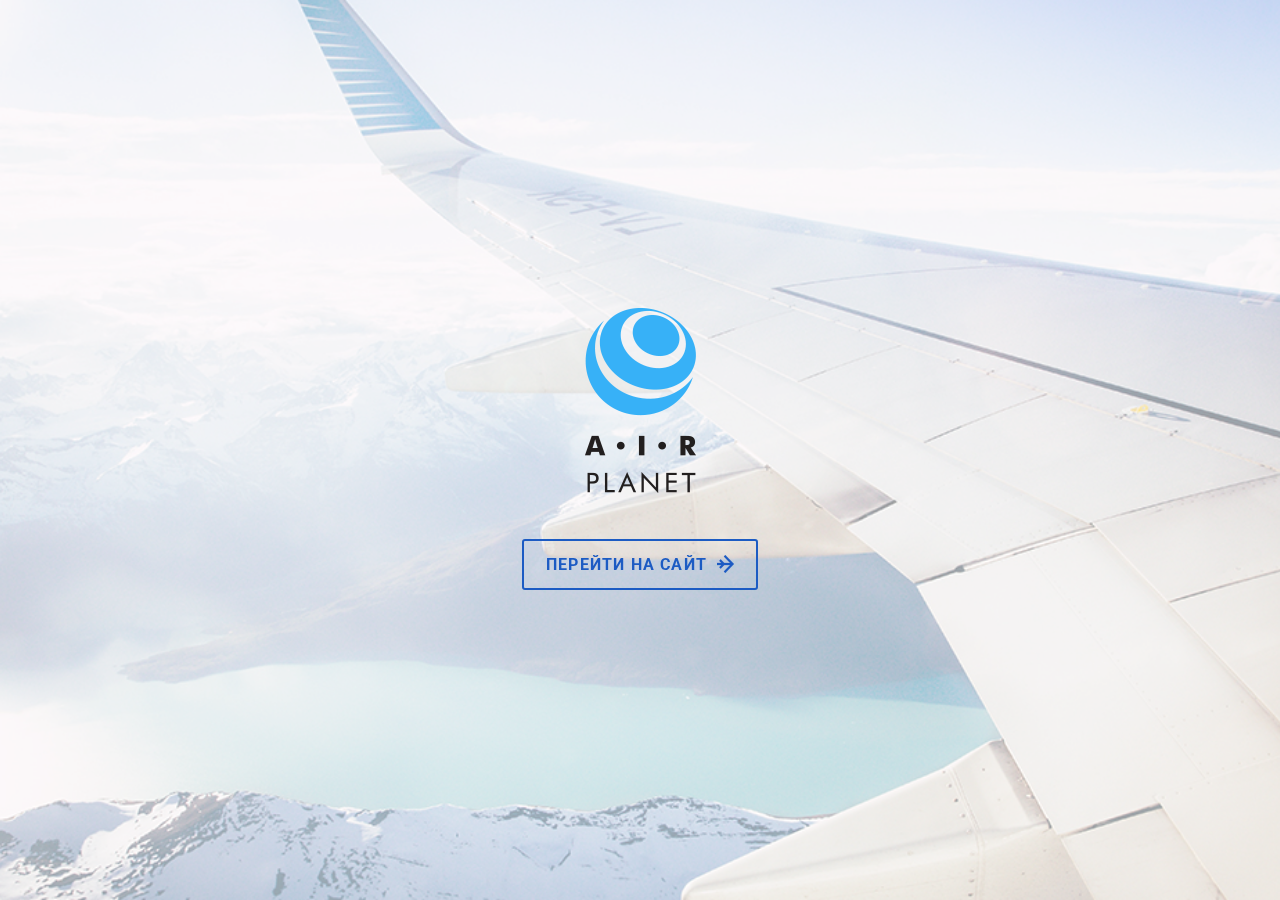
<file: index.html>
<!DOCTYPE html>
<html lang="ru">

<head>
  <meta charset="UTF-8">
  <title>Intro</title>
  <meta http-equiv="X-UA-Compatible" content="ie=edge">
  <meta name="viewport" content="width=1100, initial-scale=1.0">
  <link href="https://fonts.googleapis.com/css?family=Roboto:300,300i,400,700&display=swap&subset=cyrillic" rel="stylesheet">
  <link rel="stylesheet" href="css/main.css">
</head>

<body>
  <div class="auth-wrapper">
    <div class="auth-wrapper__background"></div>
    <div class="welcome">
      <div class="welcome__container">
        <div class="welcome__img-container">
            <img src="./img/intro/intrologo.png" alt="airplanet" class="welcome__logo">
        </div>
          <div class="welcome__link">
          <a href="about.html" class="welcome__link-text">Перейти на сайт</a>
        </div>
        <button type="button"></button>
      </div>
    </div>
  </div>
</body>
</html>
</file>
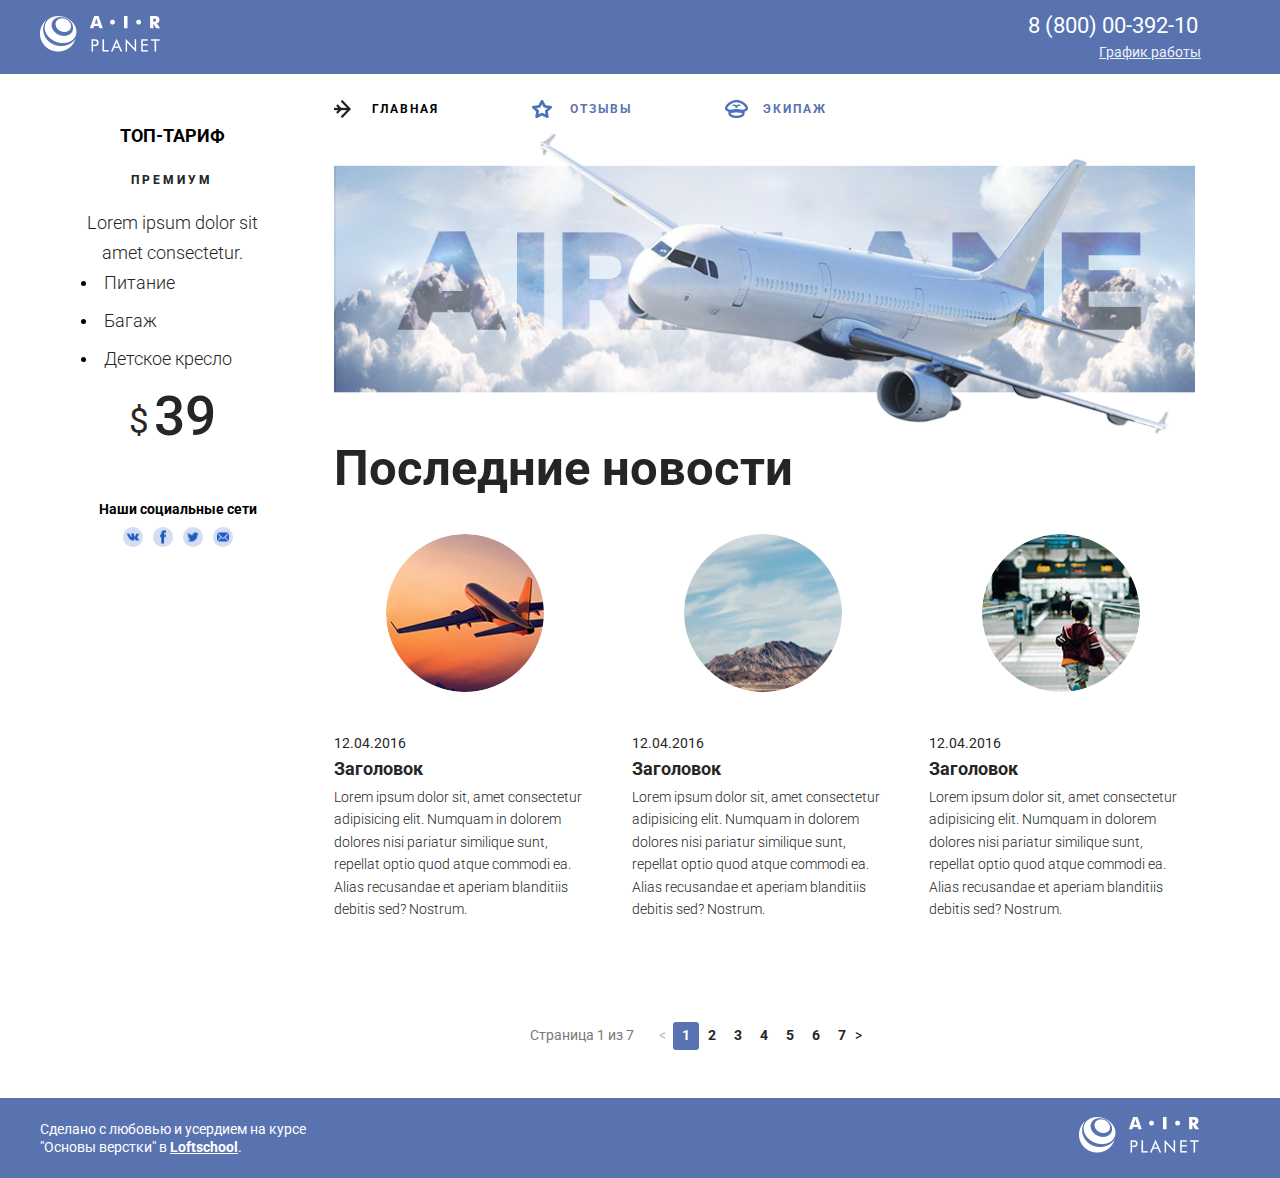
<file: about.html>
<!DOCTYPE html>
<html lang="ru">

<head>
  <meta charset="UTF-8">
  <title>Airplanet</title>
  <meta http-equiv="X-UA-Compatible" content="ie=edge">
  <meta name="viewport" content="width=1100, initial-scale=1.0">
  <link href="https://fonts.googleapis.com/css?family=Roboto:300,300i,400,700&display=swap&subset=cyrillic" rel="stylesheet">
  <link rel="stylesheet" href="css/main.css">
</head>

<body>
  <div class="wrapper">
    <div class="wrapper__content">
      <header class="header">
        <div class="container">
          <div class="logo">
            <a href="index.html" class="logo__link">
              <img src="img/logo/logo.png" alt="Logo" class="logo__img">
            </a>
          </div>
          <div class="contacts">
            <div class="contacts_phone">
              <a href="#" class="contacts__phone">8 (800) 00-392-10</a>
            </div>
            <div class="contacts__graph">
              <a href="#" class="contacts__graph-link">График работы</a>
              <div class="shedule">
                <div class="shedule__text">
                                             пн-вс:
                09:00 - 20:00                           
                </div>
                <div class="shedule__text">
                                             обед:
                14:00 - 14:30                                             
                </div>
              </div>
            </div>
          </div>
        </div>
      </header>

      <main class="main">
        <div class="container">

          <div class="main__menu">
            <div class="tariffs__item">
              <div class="tariffs__heading">ТОП-ТАРИФ</div>
              <div class="tariffs__content">
                <div class="tariffs__subtitle">Премиум</div>
                <div class="tariffs__discription">
                  <div class="tariffs__text">Lorem ipsum dolor sit amet consectetur.</div>
                  <ul class="tariffs__content-list">
                    <li class="tariffs__content-item">Питание</li>
                    <li class="tariffs__content-item">Багаж</li>
                    <li class="tariffs__content-item">Детское кресло</li>
                  </ul>
                </div>
                <div class="tariffs__price">
                  <div class="tariffs__price-currency">$</div>
                  <div class="tariffs__price-value">39</div>
                </div>
              </div>

              
              <div class="socials">
                <div class="socials__title">Наши социальные сети</div>
                <ul class="socials__list">
                  <li class="socials__item">
                    <a href="#" class="socials__link">
                      <img src="img/socials/vk.png" alt="Socials icon" class="socials__icon">
                    </a>
                  </li>
                  <li class="socials__item">
                    <a href="#" class="socials__link">
                      <img src="img/socials/fb.png" alt="Socials icon" class="socials__icon">
                    </a>
                  </li>
                  <li class="socials__item">
                    <a href="#" class="socials__link">
                      <img src="img/socials/twitter.png" alt="Socials icon" class="socials__icon">
                    </a>
                  </li>
                  <li class="socials__item">
                    <a href="#" class="socials__link">
                      <img src="img/socials/mail.png" alt="Socials icon" class="socials__icon">
                    </a>
                  </li>
                </ul>
              </div>

            </div>
            
          </div>


          <div class="main__content">
            <nav class="menu menu--horizontal">
              <ul class="menu__list">
                <li class="menu__item menu__item--icon--main menu__link--active__link">
                  <a href="about.html" class="menu__link ">
                    <span class="menu__title">Главная</span>
                  </a>
                </li>
                <li class="menu__item menu__item--icon--feed">
                  <a href="reviews.html" class="menu__link ">
                    <span class="menu__title">Отзывы</span>
                  </a>
                </li>
                <li class="menu__item menu__item--icon--crew">
                  <a href="crew.html" class="menu__link">
                    <span class="menu__title">Экипаж</span>
                  </a>
                </li>
              </ul>
            </nav>
            <div class="plainban">
              <img src="img/plainbanne/plainban.png" alt="plain" class="plainban__img">

            </div>


            <div class="news">
              <div class="news__content">
                <div class="news__title title">Последние новости</div> 
                <ul class="news__list content-list news--horizontal">
                  <li class="content-list__item">
                    <div class="content-list__icon">
                      <img src="img/news/planeflying.png" alt="News picture" class="content-list__icon-picture">
                    </div>
                    <div class="content-list__discription">
                      <div class="content-list__date">12.04.2016</div>
                      <div class="content-list__title">Заголовок</div>
                      <div class="content-list__text">Lorem ipsum dolor sit, amet consectetur adipisicing elit. Numquam in dolorem dolores nisi pariatur similique sunt, repellat optio quod atque commodi ea. Alias recusandae et aperiam blanditiis debitis sed? Nostrum.</div>

                    </div>
                  </li>
                  <li class="content-list__item">
                    <div class="content-list__icon">
                      <img src="img/news/rock.png" alt="News picture" class="content-list__icon-picture">
                    </div>
                    <div class="content-list__discription">
                      <div class="content-list__date">12.04.2016</div>
                      <div class="content-list__title">Заголовок</div>
                      <div class="content-list__text">Lorem ipsum dolor sit, amet consectetur adipisicing elit. Numquam in dolorem dolores nisi pariatur similique sunt, repellat optio quod atque commodi ea. Alias recusandae et aperiam blanditiis debitis sed? Nostrum.</div>

                    </div>
                  </li>
                  <li class="content-list__item">
                    <div class="content-list__icon">
                      <img src="img/news/boy.png" alt="News picture" class="content-list__icon-picture">
                    </div>
                    <div class="content-list__discription">
                      <div class="content-list__date">12.04.2016</div>
                      <div class="content-list__title">Заголовок</div>
                      <div class="content-list__text">Lorem ipsum dolor sit, amet consectetur adipisicing elit. Numquam in dolorem dolores nisi pariatur similique sunt, repellat optio quod atque commodi ea. Alias recusandae et aperiam blanditiis debitis sed? Nostrum.</div>

                    </div>
                  </li>
                </ul>
              </div>
            </div>



            <div class="pagination">
              <div class="pagination__display">
                Страница 1 из 7 
              </div>
              <div class="pagination__block">
                <a href="#" class="pagination__arrow"><</a>
                <ul class="pagination__list">
                  <li class="pagination__item pagination__link--active">
                    <a href="#" class="pagination__link ">1</a>
                  </li>
                  <li class="pagination__item">
                    <a href="#" class="pagination__link">2</a>
                  </li>
                  <li class="pagination__item">
                    <a href="#" class="pagination__link">3</a>
                  </li>
                  <li class="pagination__item">
                    <a href="#" class="pagination__link">4</a>
                  </li>
                  <li class="pagination__item">
                    <a href="#" class="pagination__link">5</a>
                  </li>
                  <li class="pagination__item">
                    <a href="#" class="pagination__link">6</a>
                  </li>
                  <li class="pagination__item">
                    <a href="#" class="pagination__link">7</a>
                  </li>
                </ul>
                <a href="#" class="pagination__arrow">></a>
              </div>
            </div>


          </div>
      </div>
      </main>
    </div>

    <footer class="footer">
      <div class="container">
        <div class="footer__text">Сделано с любовью и усердием на курсе "Основы верстки" в <a href="https://loftschool.com/" class="footer__loft"> Loftschool</a>.</div>

        <div class="footer__logo">
          <div class="logo">
            <a href="index.html" class="logo__link">
              <img src="img/logo/logo.png" alt="Logo" class="logo__img">
            </a>
          </div>
        </div>
      </div>
    </footer>
    
  </div>

</body>
</html>
</file>
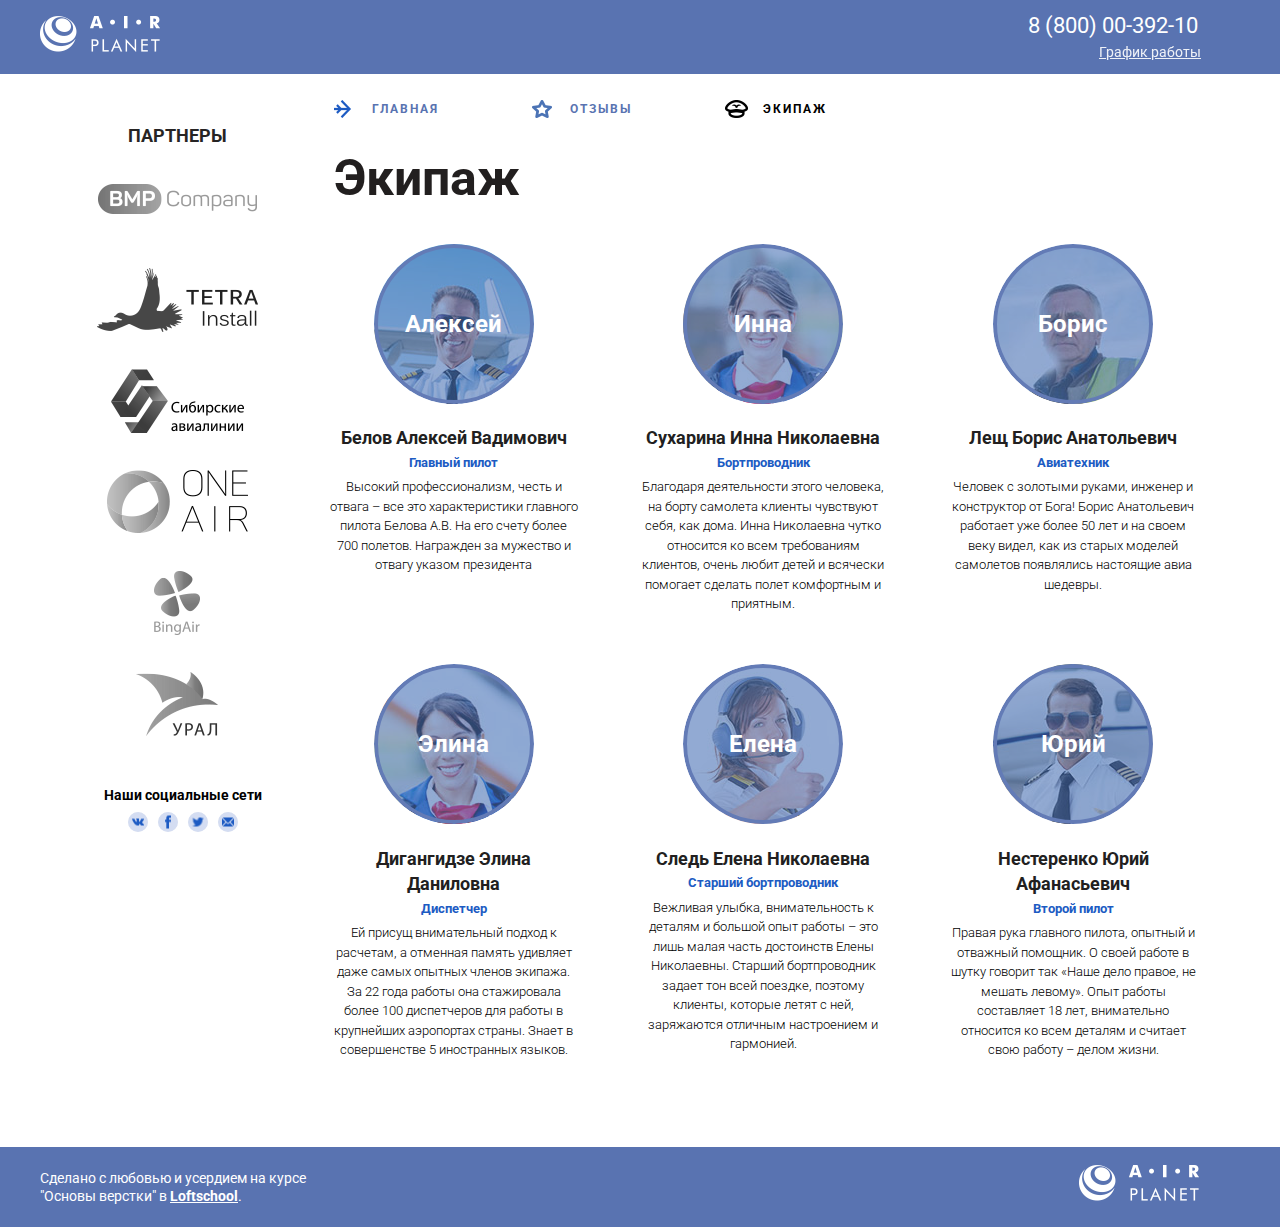
<file: crew.html>
<!DOCTYPE html>
<html lang="ru">

<head>
  <meta charset="UTF-8">
  <title>Crew</title>
  <meta http-equiv="X-UA-Compatible" content="ie=edge">
  <meta name="viewport" content="width=1100, initial-scale=1.0">
  <link href="https://fonts.googleapis.com/css?family=Roboto:300,300i,400,700&display=swap&subset=cyrillic" rel="stylesheet">
  <link rel="stylesheet" href="css/main.css">
</head>

<body>
  <div class="wrapper">
    <div class="wrapper__content">
      <header class="header">
        <div class="container">
          <div class="logo">
            <a href="index.html" class="logo__link">
              <img src="img/logo/logo.png" alt="Logo" class="logo__img">
            </a>
          </div>
          <div class="contacts">
            <div class="contacts_phone">
              <a href="#" class="contacts__phone">8 (800) 00-392-10</a>
            </div>
            <div class="contacts__graph">
              <a href="#" class="contacts__graph-link">График работы</a>
              <div class="shedule">
                <div class="shedule__text">
                                             пн-вс:
                09:00-20:00                           
                </div>
                <div class="shedule__text">
                                             обед:
                14:00-14:30                                             
                </div>
              </div>
            </div>
          </div>
        </div>
      </header>

      <main class="main">
        <div class="container">
          <div class="main__menu">
            <div class="partners partners--crew">
              <div class="partners__wrap partners__wrap--crew">
                <div class="partners__title title partners__title--crew">Партнеры</div>
                <ul class="partners__list">
                  <li class="partners__item">
                    <a href="#" class="partners__link">
                      <img src="./img/partners/bmp.png" alt="Partner's Logo" class="partners__logo">
                    </a>
                  </li>
                  <li class="partners__item">
                    <a href="#" class="partners__link">
                      <img src="./img/partners/tetra.png" alt="Partner's Logo" class="partners__logo">
                    </a>
                  </li>
                  <li class="partners__item">
                    <a href="#" class="partners__link">
                      <img src="./img/partners/sibir.png" alt="Partner's Logo" class="partners__logo">
                    </a>
                  </li>
                  <li class="partners__item">
                    <a href="#" class="partners__link">
                      <img src="./img/partners/oneair.png" alt="Partner's Logo" class="partners__logo">
                    </a>
                  </li>
                  <li class="partners__item">
                    <a href="#" class="partners__link">
                      <img src="./img/partners/bing.png" alt="Partner's Logo" class="partners__logo">
                    </a>
                  </li>
                  <li class="partners__item">
                    <a href="#" class="partners__link">
                      <img src="./img/partners/ural.png" alt="Partner's Logo" class="partners__logo">
                    </a>
                  </li>
              
                </ul>
              </div>


              
            </div>

            <div class="socials socials--crew">
              <div class="socials__title">Наши социальные сети</div>
              <ul class="socials__list">
                <li class="socials__item">
                  <a href="#" class="socials__link">
                    <img src="img/socials/vk.png" alt="Socials icon" class="socials__icon">
                  </a>
                </li>
                <li class="socials__item">
                  <a href="#" class="socials__link">
                    <img src="img/socials/fb.png" alt="Socials icon" class="socials__icon">
                  </a>
                </li>
                <li class="socials__item">
                  <a href="#" class="socials__link">
                    <img src="img/socials/twitter.png" alt="Socials icon" class="socials__icon">
                  </a>
                </li>
                <li class="socials__item">
                  <a href="#" class="socials__link">
                    <img src="img/socials/mail.png" alt="Socials icon" class="socials__icon">
                  </a>
                </li>
              </ul>
            </div> 


          </div>



          <div class="main__content">

            <nav class="menu menu--horizontal">
              <ul class="menu__list">
                <li class="menu__item menu__item--icon--main ">
                  <a href="about.html" class="menu__link ">
                    <span class="menu__title">Главная</span>
                  </a>
                </li>
                <li class="menu__item menu__item--icon--feed">
                  <a href="reviews.html" class="menu__link ">
                    <span class="menu__title">Отзывы</span>
                  </a>
                </li>
                <li class="menu__item menu__item--icon--crew menu__link--active__link">
                  <a href="crew.html" class="menu__link">
                    <span class="menu__title">Экипаж</span>
                  </a>
                </li>
              </ul>
            </nav>
            
            <div class="team">
              <section class="team__content">
                <div class="team__title title">Экипаж</div> 
                <ul class="team">
                  <li class="team__item team-member">
                    <div class="team-member__pic">
                      <div class="team-member__pic-wrap"><img class="team-member__pic-elem" src="./img/team/alex.jpg" alt="тариф Белов Алексей Вадимович">
                        <div class="team-member__pic-text">Алексей</div>
                      </div>
                    </div>
                    <div class="team-member__title">Белов Алексей Вадимович</div>
                    <div class="team-member__occ">Главный пилот</div>
                    <div class="team-member__text">Высокий профессионализм, честь и отвага – все это характеристики главного
                      пилота Белова А.В. На его счету более 700 полетов. Награжден за мужество и отвагу указом президента
                    </div>
                  </li>
                  <li class="team__item team-member">
                    <div class="team-member__pic">
                      <div class="team-member__pic-wrap"><img class="team-member__pic-elem" src="./img/team/inna.jpg" alt="тариф Сухарина Инна Николаевна">
                        <div class="team-member__pic-text">Инна</div>
                      </div>
                    </div>
                    <div class="team-member__title">Сухарина Инна Николаевна</div>
                    <div class="team-member__occ">Бортпроводник</div>
                    <div class="team-member__text">Благодаря деятельности этого человека, на борту самолета клиенты
                      чувствуют себя, как дома. Инна Николаевна чутко относится ко всем требованиям клиентов, очень любит
                      детей и всячески помогает сделать полет комфортным и приятным.</div>
                  </li>
                  <li class="team__item team-member">
                    <div class="team-member__pic">
                      <div class="team-member__pic-wrap"><img class="team-member__pic-elem" src="./img/team/boris.jpg" alt="тариф Лещ Борис Анатольевич">
                        <div class="team-member__pic-text">Борис</div>
                      </div>
                    </div>
                    <div class="team-member__title">Лещ Борис Анатольевич</div>
                    <div class="team-member__occ">Авиатехник</div>
                    <div class="team-member__text">Человек с золотыми руками, инженер и конструктор от Бога! Борис
                      Анатольевич работает уже более 50 лет и на своем веку видел, как из старых моделей самолетов
                      появлялись настоящие авиа шедевры.</div>
                  </li>
                  <li class="team__item team-member">
                    <div class="team-member__pic">
                      <div class="team-member__pic-wrap"><img class="team-member__pic-elem" src="./img/team/eelena.jpg" alt="тариф Дигангидзе Элина Даниловна">
                        <div class="team-member__pic-text">Элина</div>
                      </div>
                    </div>
                    <div class="team-member__title">Дигангидзе Элина Даниловна</div>
                    <div class="team-member__occ">Диспетчер</div>
                    <div class="team-member__text">Ей присущ внимательный подход к расчетам, а отменная память удивляет даже
                      самых опытных членов экипажа. За 22 года работы она стажировала более 100 диспетчеров для работы в
                      крупнейших аэропортах страны. Знает в совершенстве 5 иностранных языков.</div>
                  </li>
                  <li class="team__item team-member">
                    <div class="team-member__pic">
                      <div class="team-member__pic-wrap"><img class="team-member__pic-elem" src="./img/team/elena.jpg" alt="тариф Следь Елена Николаевна">
                        <div class="team-member__pic-text">Елена</div>
                      </div>
                    </div>
                    <div class="team-member__title">Следь Елена Николаевна</div>
                    <div class="team-member__occ">Старший бортпроводник</div>
                    <div class="team-member__text">Вежливая улыбка, внимательность к деталям и большой опыт работы – это
                      лишь малая часть достоинств Елены Николаевны. Старший бортпроводник задает тон всей поездке, поэтому
                      клиенты, которые летят с ней, заряжаются отличным настроением и гармонией.</div>
                  </li>
                  <li class="team__item team-member">
                    <div class="team-member__pic">
                      <div class="team-member__pic-wrap"><img class="team-member__pic-elem" src="./img/team/yrii.jpg" alt="тариф Нестеренко Юрий Афанасьевич">
                        <div class="team-member__pic-text">Юрий</div>
                      </div>
                    </div>
                    <div class="team-member__title">Нестеренко Юрий Афанасьевич</div>
                    <div class="team-member__occ">Второй пилот</div>
                    <div class="team-member__text">Правая рука главного пилота, опытный и отважный помощник. О своей работе
                      в шутку говорит так «Наше дело правое, не мешать левому». Опыт работы составляет 18 лет, внимательно
                      относится ко всем деталям и считает свою работу – делом жизни.</div>
                  </li>
                </ul>
              <section/>
            </div>
         
            

          </div>
      </div>
      </main>



      <footer class="footer">
        <div class="container">
          <div class="footer__text">Сделано с любовью и усердием на курсе "Основы верстки" в <a href="https://loftschool.com/" class="footer__loft"> Loftschool</a>.</div>

          <div class="footer__logo">
            <div class="logo">
              <a href="index.html" class="logo__link">
                <img src="img/logo/logo.png" alt="Logo" class="logo__img">
              </a>
            </div>
          </div>
      </footer>
  </div>

  </div>


    
</body>
</html>
</file>
<file: css/main.css>
@import url('../css/layout/fonts.css');
@import url('../css/layout/normalize.css');
@import url('../css/layout/base.css');

@import url('../css/blocks/header.css');
/* @import url('../css/blocks/shedule.css'); */
@import url('../css/blocks/logo.css');
@import url('../css/blocks/contacts.css');
@import url('../css/blocks/mmenu.css');
@import url('../css/blocks/breadcrumbs.css');
@import url('../css/blocks/comments.css');
@import url('../css/blocks/banner.css');
@import url('../css/blocks/title.css');
@import url('../css/blocks/greenline.css');
@import url('../css/blocks/form.css');
@import url('../css/blocks/tariffs.css');
@import url('../css/blocks/news.css');
@import url('../css/blocks/team.css');
@import url('../css/blocks/partners.css');
@import url('../css/blocks/pagination.css');
@import url('../css/blocks/footer.css');
@import url('../css/blocks/socials.css');
@import url('../css/blocks/intro.css');
</file>
